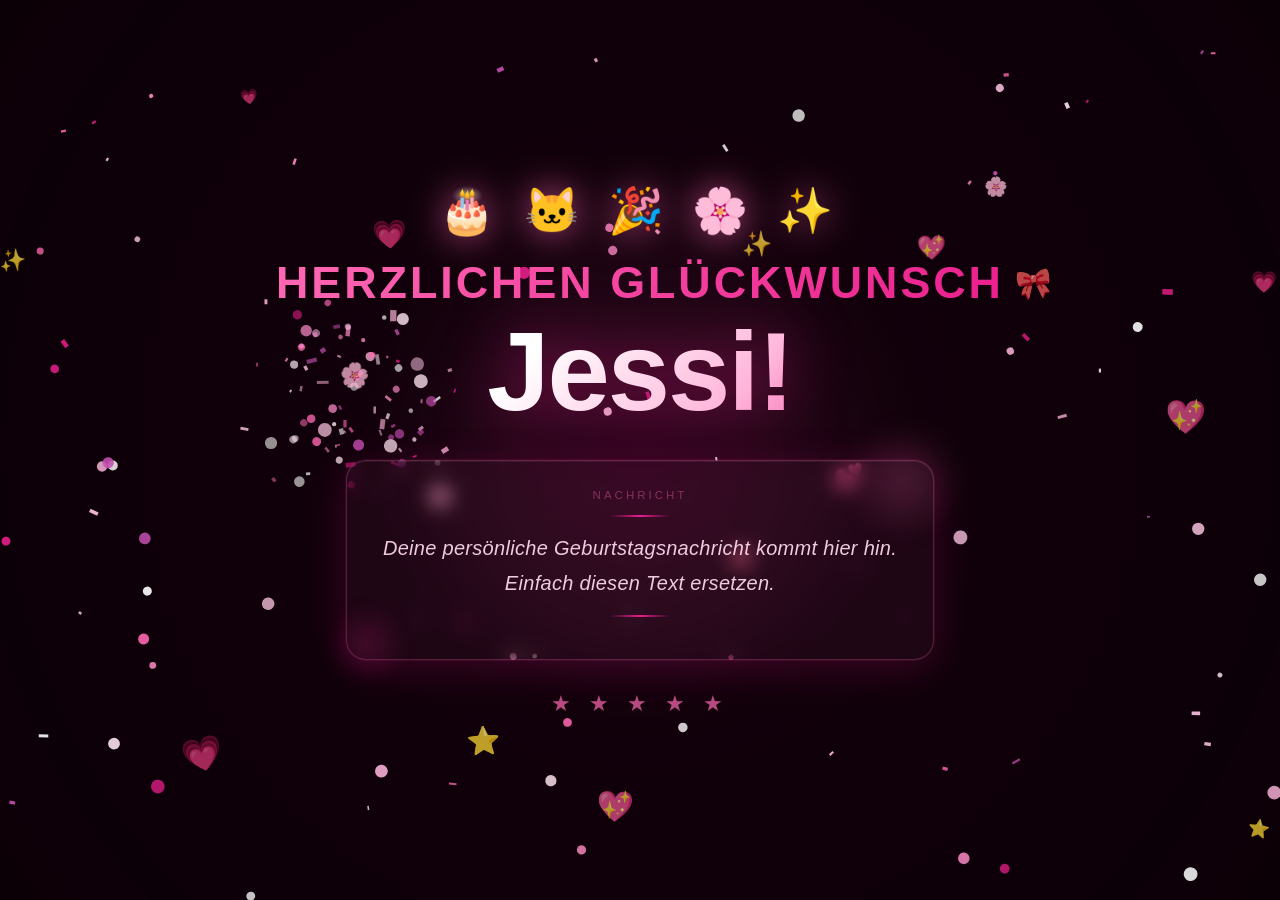
<file: final/index.html>
<!DOCTYPE html>
<html lang="de">
<head>
  <meta charset="UTF-8">
  <meta name="viewport" content="width=device-width, initial-scale=1.0">
  <title></title>
  <link rel="stylesheet" href="../shared/shared.css">
  <link rel="stylesheet" href="final.css">
</head>
<body>

  <!-- Particle animation canvas (confetti rain + fireworks) -->
  <canvas id="bg-canvas"></canvas>

  <!-- Central congratulations card -->
  <div id="card">

    <!-- Ambient glow halo behind content -->
    <div class="ring"></div>

    <!-- Decorative emoji row (content set by final.js TEXT constant) -->
    <div class="emoji-row" id="emoji-row"></div>

    <!-- "Herzlichen Glückwunsch" -->
    <div class="congrats" id="congrats"></div>

    <!-- "Jessi!" -->
    <div class="name" id="name"></div>

    <!-- Birthday message box -->
    <div class="message-box">
      <div class="msg-hint" id="msg-hint"></div>
      <div class="divider"></div>
      <!-- Edit the message text in final.js inside the TEXT.message constant -->
      <p class="msg-text" id="msg-text"></p>
      <div class="divider"></div>
    </div>

    <!-- Star decoration row -->
    <div class="star-row" id="star-row"></div>

  </div>

  <script src="final.js"></script>
</body>
</html>
</file>
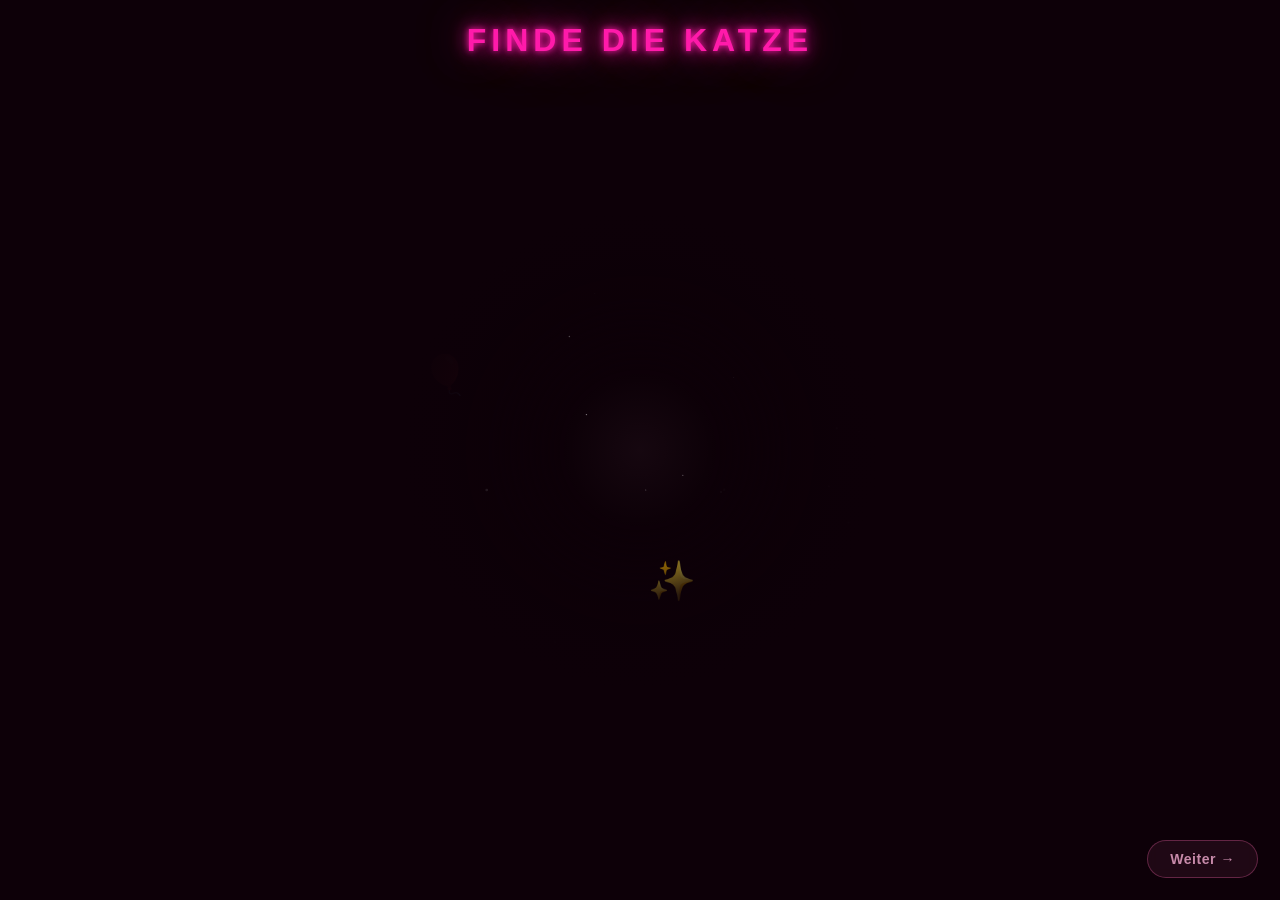
<file: game1/index.html>
<!DOCTYPE html>
<html lang="de">
<head>
  <meta charset="UTF-8">
  <meta name="viewport" content="width=device-width, initial-scale=1.0">
  <title>Alles Gute, Jessi!</title>
  <link rel="stylesheet" href="../shared/shared.css">
  <link rel="stylesheet" href="style.css">
</head>
<body>

  <!-- Star field rendered behind flashlight overlay (z-index:1) -->
  <canvas id="star-canvas"></canvas>

  <!-- Flashlight overlay: dark mask with radial cutout that follows the cursor -->
  <div id="overlay"></div>

  <!-- Custom cursor elements (ring + centre dot) -->
  <div id="cursor-ring"></div>
  <div id="cursor-dot"></div>

  <!-- Icons placed randomly by script.js -->
  <div id="icons-container"></div>

  <!-- Toast notification for wrong clicks -->
  <div id="toast" class="toast hidden"><span id="toast-text"></span></div>

  <!-- Hint text at the top of the screen -->
  <p id="hint"></p>

  <!-- Win overlay (shown when the cat is found) -->
  <div id="win-screen">
    <div class="ws-emoji">🐱</div>
    <div class="ws-title"></div>
    <p class="ws-sub"></p>
    <button class="ws-btn" id="btn-next"></button>
  </div>

  <!-- Forward navigation button -->
  <button class="nav-btn nav-fwd" id="nav-fwd"></button>

  <script src="../shared/stars.js"></script>
  <script src="script.js"></script>
</body>
</html>
</file>
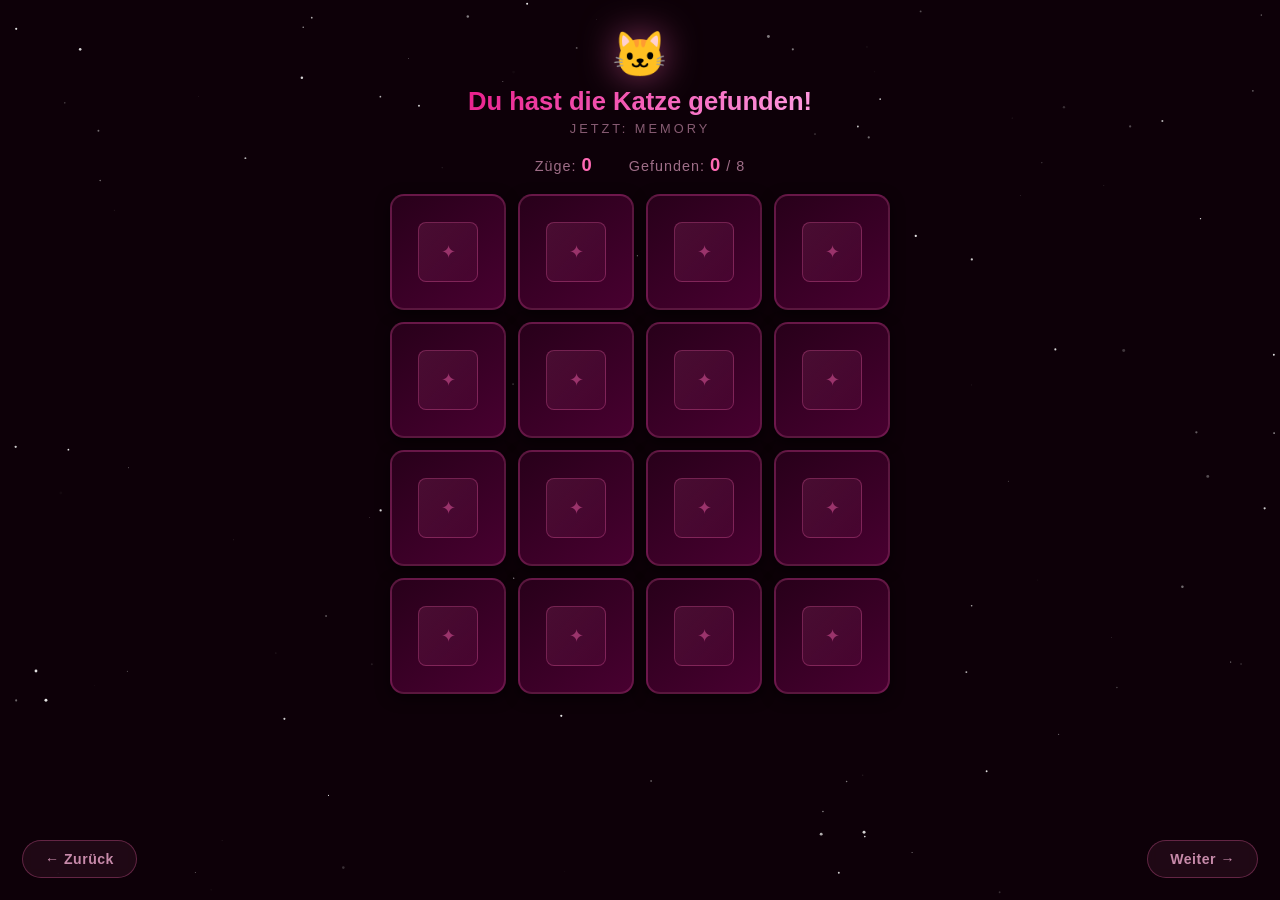
<file: game2/index.html>
<!DOCTYPE html>
<html lang="de">
<head>
  <meta charset="UTF-8">
  <meta name="viewport" content="width=device-width, initial-scale=1.0">
  <title></title>
  <link rel="stylesheet" href="../shared/shared.css">
  <link rel="stylesheet" href="game2.css">
</head>
<body>

  <!-- Star field background canvas -->
  <canvas id="star-canvas"></canvas>

  <!-- Page heading -->
  <header>
    <span class="header-emoji">🐱</span>
    <h1></h1>
    <p class="subtitle"></p>
  </header>

  <!-- Live stats bar: move count and pairs found -->
  <div class="stats">
    <div><span class="stat-label" id="lbl-moves"></span> <strong id="moves">0</strong></div>
    <div><span class="stat-label" id="lbl-found"></span> <strong id="found">0</strong> <span id="lbl-of"></span></div>
  </div>

  <!-- Card grid (populated by game2.js) -->
  <div id="grid"></div>

  <!-- Navigation -->
  <button class="nav-btn nav-back" id="nav-back"></button>
  <button class="nav-btn nav-fwd"  id="nav-fwd"></button>

  <!-- Win overlay (shown when all pairs are matched) -->
  <div id="win-screen">
    <div class="ws-emoji">🎉</div>
    <div class="ws-title" id="win-title"></div>
    <p class="ws-sub" id="win-sub"></p>
    <button class="ws-btn" id="btn-next"></button>
  </div>

  <script src="../shared/stars.js"></script>
  <script src="game2.js"></script>
</body>
</html>
</file>
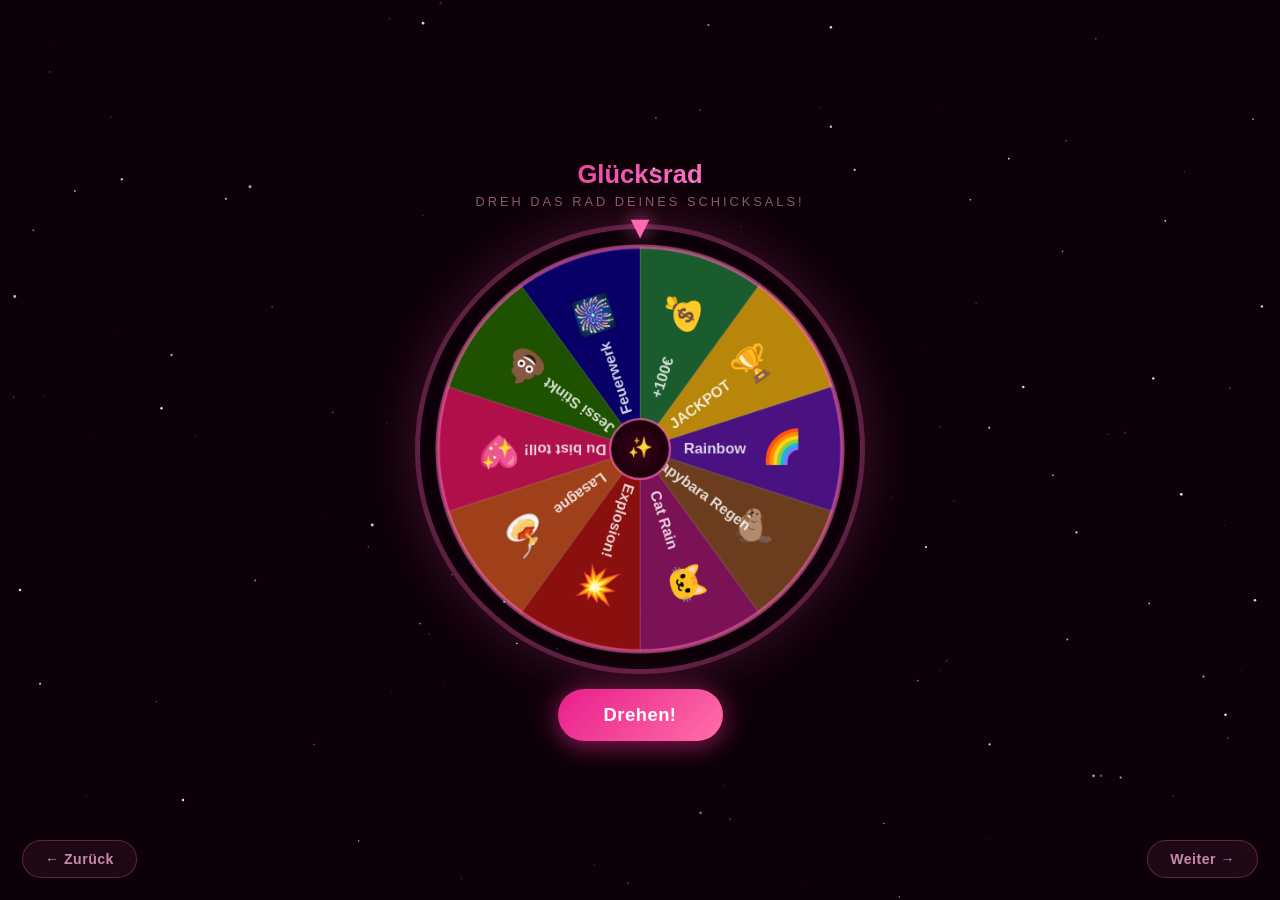
<file: game3/index.html>
<!DOCTYPE html>
<html lang="de">
<head>
  <meta charset="UTF-8">
  <meta name="viewport" content="width=device-width, initial-scale=1.0">
  <title></title>
  <link rel="stylesheet" href="../shared/shared.css">
  <link rel="stylesheet" href="game3.css">
</head>
<body>

  <!-- Star field background canvas -->
  <canvas id="star-canvas"></canvas>

  <!-- Confetti / money-rain particle canvas -->
  <canvas id="fx-canvas"></canvas>

  <!-- Explosion particle canvas (shown only during explosion effect) -->
  <canvas id="explosion-canvas"></canvas>

  <!-- White flash overlay (briefly shown at start of explosion) -->
  <div id="explosion-flash"></div>

  <!-- Container for falling DOM-element effects (cats, capybaras, money) -->
  <div id="fx-flying"></div>

  <!-- "Du bist toll!" pulsing text overlay -->
  <div id="toll-overlay"><div id="toll-text"></div></div>

  <!-- Jackpot win screen (shown when JACKPOT segment lands) -->
  <div id="jackpot-screen">
    <div class="ws-emoji">🏆</div>
    <div class="ws-title" id="jackpot-title"></div>
    <p class="ws-sub" id="jackpot-sub"></p>
    <button class="ws-btn" id="jackpot-btn"></button>
  </div>

  <!-- Navigation -->
  <button class="nav-btn nav-back" id="nav-back"></button>
  <button class="nav-btn nav-fwd"  id="nav-fwd"></button>

  <!-- Main wheel UI -->
  <div id="main-content">
    <header>
      <h1></h1>
      <p class="subtitle"></p>
    </header>

    <div class="wheel-wrap">
      <!-- Pointer triangle above the wheel indicates the landing segment -->
      <div class="wheel-pointer">▼</div>
      <canvas id="wheel" width="500" height="500"></canvas>
    </div>

    <button id="spin-btn"></button>
  </div>

  <script src="../shared/stars.js"></script>
  <script src="game3.js"></script>
</body>
</html>
</file>
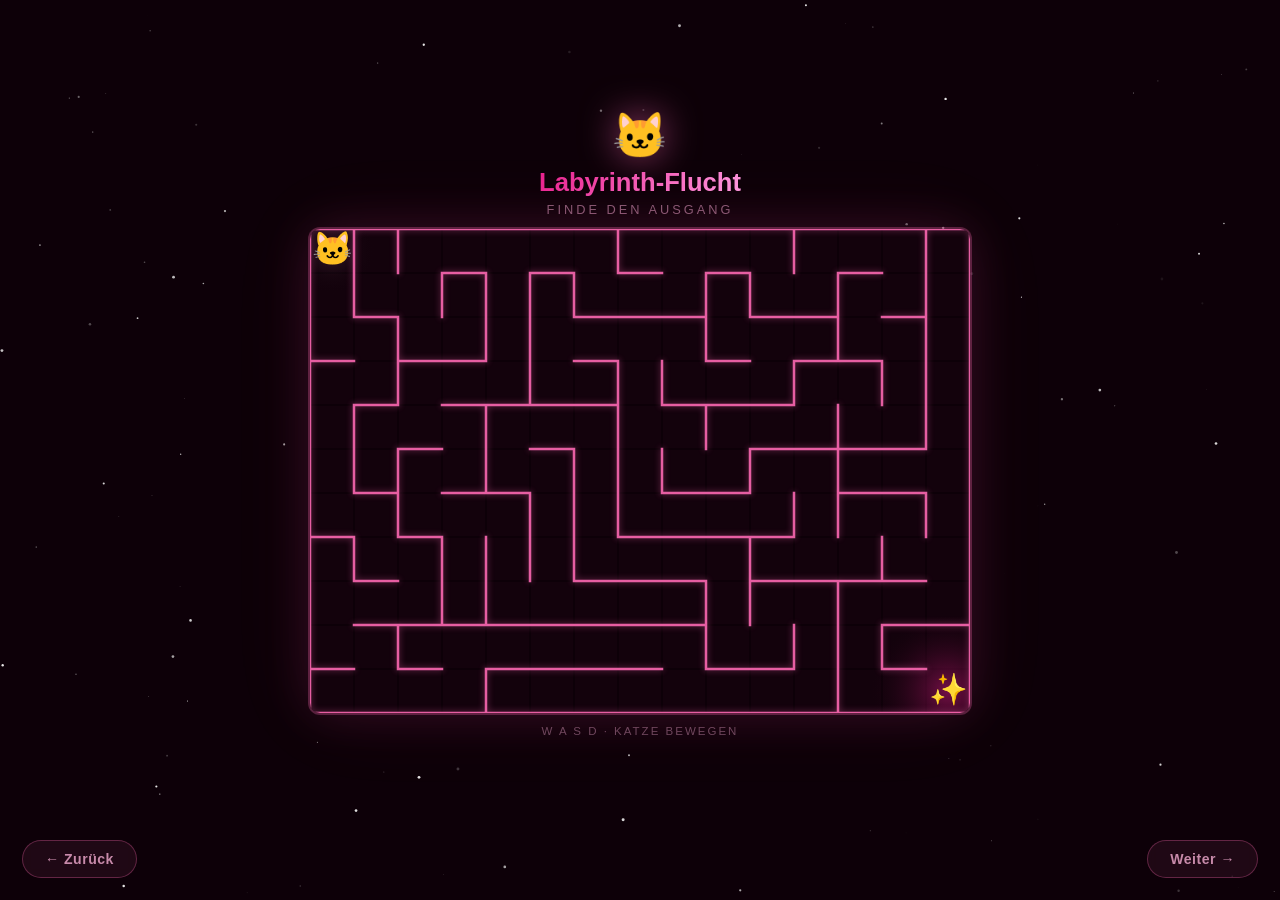
<file: game4/index.html>
<!DOCTYPE html>
<html lang="de">
<head>
  <meta charset="UTF-8">
  <meta name="viewport" content="width=device-width, initial-scale=1.0">
  <title></title>
  <link rel="stylesheet" href="../shared/shared.css">
  <link rel="stylesheet" href="game4.css">
</head>
<body>

  <!-- Star field background canvas (z-index:0; content lifted to z-index:1) -->
  <canvas id="star-canvas"></canvas>

  <!-- Page heading -->
  <header>
    <span class="header-emoji">🐱</span>
    <h1></h1>
    <p class="subtitle"></p>
  </header>

  <!-- Maze canvas (sized dynamically by game4.js) -->
  <div id="maze-wrap"><canvas id="maze"></canvas></div>

  <!-- Keyboard controls hint -->
  <p class="controls"></p>

  <!-- Win overlay (shown when the exit is reached) -->
  <div id="win-screen">
    <div class="ws-emoji">🎉</div>
    <div class="ws-title" id="win-title"></div>
    <p class="ws-sub" id="win-sub"></p>
    <button class="ws-btn" id="btn-next"></button>
  </div>

  <!-- Navigation -->
  <button class="nav-btn nav-back" id="nav-back"></button>
  <button class="nav-btn nav-fwd"  id="nav-fwd"></button>

  <script src="../shared/stars.js"></script>
  <script src="game4.js"></script>
</body>
</html>
</file>
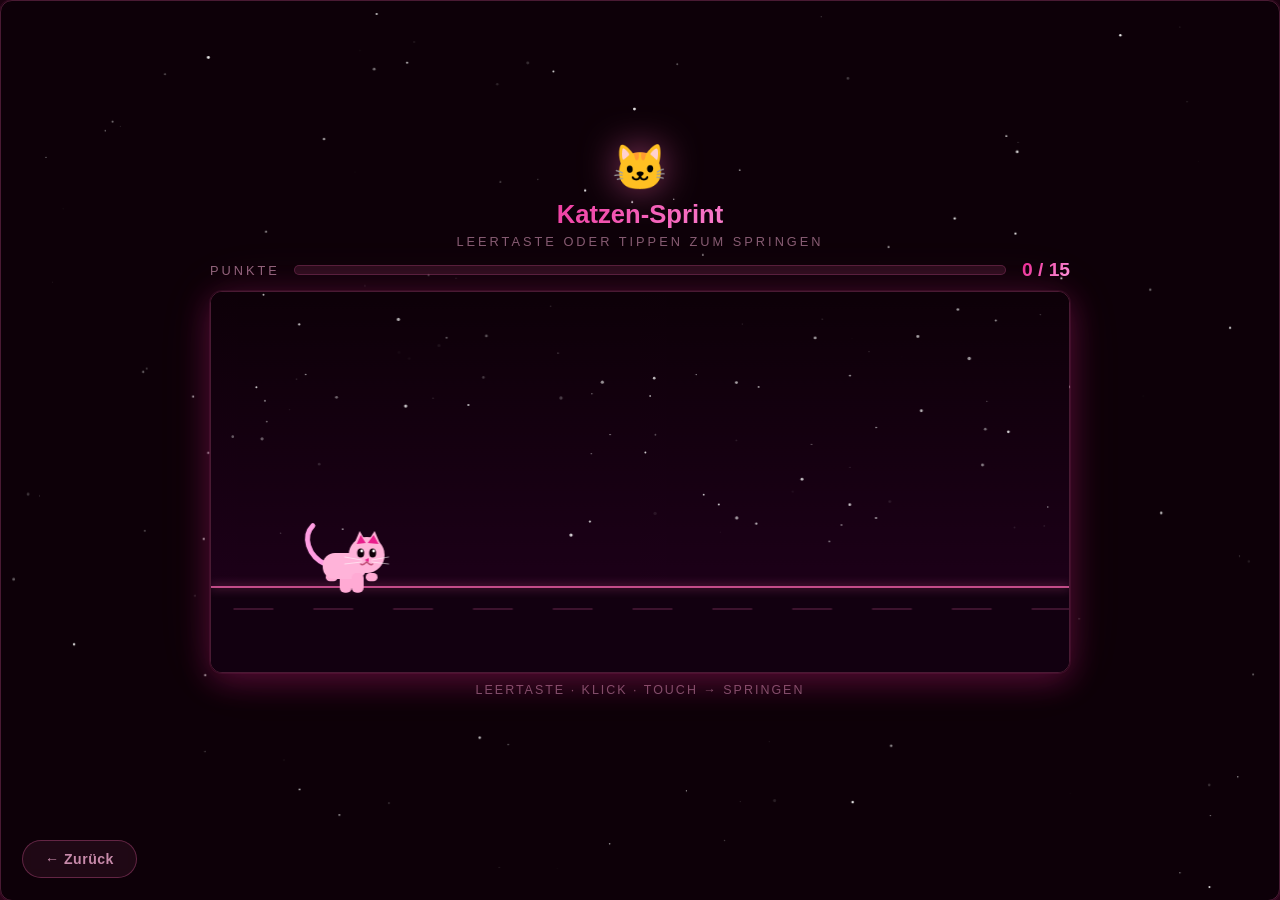
<file: game5/index.html>
<!DOCTYPE html>
<html lang="de">
<head>
  <meta charset="UTF-8">
  <meta name="viewport" content="width=device-width, initial-scale=1.0">
  <title></title>
  <link rel="stylesheet" href="../shared/shared.css">
  <link rel="stylesheet" href="game5.css">
</head>
<body>

  <!-- Star field background canvas -->
  <canvas id="star-canvas"></canvas>

  <!-- Page heading -->
  <header>
    <span class="header-emoji">🐱</span>
    <h1></h1>
    <p class="subtitle"></p>
  </header>

  <!-- Score bar: label + progress track + numeric score -->
  <div id="score-bar">
    <span class="score-label" id="lbl-score"></span>
    <div id="progress-track"><div id="progress-fill"></div></div>
    <span id="score-num"></span>
  </div>

  <!-- Game canvas + red hit-flash overlay -->
  <div id="canvas-wrap">
    <canvas id="gameCanvas" width="860" height="380"></canvas>
    <div id="hit-flash"></div>
  </div>

  <!-- Jump hint (fades out when game starts) -->
  <p id="tap-hint"></p>

  <!-- Back navigation only (win navigates automatically to final.html) -->
  <button class="nav-btn nav-back" id="nav-back"></button>

  <script src="../shared/stars.js"></script>
  <script src="game5.js"></script>
</body>
</html>
</file>
<file: shared/shared.css>
/* ═══════════════════════════════════════
   shared.css  ·  Styles shared across ALL pages
   ═══════════════════════════════════════ */

/* ── Reset ───────────────────────────────────────────────────────────────── */
*, *::before, *::after {
  margin: 0;
  padding: 0;
  box-sizing: border-box;
}

/* ── Base body ───────────────────────────────────────────────────────────── */
body {
  background: #0d0008;
  color: #fff;
  font-family: 'Segoe UI', sans-serif;
}

/* ── Header emoji ────────────────────────────────────────────────────────── */
.header-emoji {
  font-size: 2.8rem;
  display: block;
  margin-bottom: 6px;
  filter: drop-shadow(0 0 18px rgba(255, 105, 180, 0.55));
}

/* ── Gradient page heading ───────────────────────────────────────────────── */
h1 {
  font-size: 1.6rem;
  font-weight: 800;
  background: linear-gradient(135deg, #e91e8c, #ff9de2);
  -webkit-background-clip: text;
  background-clip: text;
  -webkit-text-fill-color: transparent;
}

/* ── Subtitle / label beneath heading ───────────────────────────────────── */
.subtitle {
  margin-top: 5px;
  color: rgba(255, 182, 220, 0.5);
  font-size: 0.8rem;
  letter-spacing: 3px;
  text-transform: uppercase;
}

/* ── Navigation buttons (fixed, pill-shaped, translucent) ────────────────── */
.nav-btn {
  position: fixed;
  bottom: 22px;
  z-index: 500;
  background: rgba(255, 105, 180, 0.08);
  border: 1.5px solid rgba(255, 105, 180, 0.3);
  color: rgba(255, 182, 220, 0.75);
  padding: 10px 22px;
  border-radius: 50px;
  font-size: 0.88rem;
  font-weight: 600;
  cursor: pointer;
  letter-spacing: 0.5px;
  transition: background 0.2s, border-color 0.2s, transform 0.15s;
  backdrop-filter: blur(6px);
}

.nav-btn:hover {
  background: rgba(255, 105, 180, 0.2);
  border-color: rgba(255, 105, 180, 0.65);
  transform: translateY(-2px);
}

/* Anchor positions */
.nav-back { left:  22px; }
.nav-fwd  { right: 22px; }

/* ── Win / transition overlay ────────────────────────────────────────────── */
#win-screen {
  display: none;
  position: fixed;
  inset: 0;
  background: rgba(13, 0, 8, 0.95);
  z-index: 400;
  flex-direction: column;
  align-items: center;
  justify-content: center;
  gap: 16px;
  text-align: center;
  padding: 40px;
}

#win-screen.visible {
  display: flex;
  animation: ws-appear 0.45s ease forwards;
}

/* ── Win screen components ───────────────────────────────────────────────── */
.ws-emoji {
  font-size: 5rem;
  animation: ws-bounce 1.2s ease-in-out infinite;
  filter: drop-shadow(0 0 22px rgba(255, 105, 180, 0.6));
}

.ws-title {
  font-size: 2.4rem;
  font-weight: 800;
  background: linear-gradient(135deg, #e91e8c, #ff9de2);
  -webkit-background-clip: text;
  background-clip: text;
  -webkit-text-fill-color: transparent;
}

.ws-sub {
  color: rgba(255, 182, 220, 0.6);
  font-size: 1rem;
  letter-spacing: 1px;
}

.ws-btn {
  margin-top: 8px;
  background: linear-gradient(135deg, #e91e8c, #ff6fa8);
  color: #fff;
  border: none;
  padding: 14px 40px;
  border-radius: 50px;
  font-size: 1.1rem;
  font-weight: 700;
  cursor: pointer;
  box-shadow: 0 4px 20px rgba(233, 30, 140, 0.5);
  transition: transform 0.15s;
}

.ws-btn:hover { transform: translateY(-2px); }

/* Ghost (secondary) action button */
.ws-btn-ghost {
  background: transparent;
  border: 1.5px solid rgba(255, 105, 180, 0.4);
  color: rgba(255, 182, 220, 0.8);
  padding: 10px 28px;
  border-radius: 50px;
  font-size: 0.95rem;
  font-weight: 600;
  cursor: pointer;
  transition: border-color 0.2s;
}

.ws-btn-ghost:hover { border-color: rgba(255, 105, 180, 0.8); }

/* ── Win screen animations ───────────────────────────────────────────────── */
@keyframes ws-appear {
  from { opacity: 0; transform: scale(0.96); }
  to   { opacity: 1; transform: scale(1); }
}

@keyframes ws-bounce {
  0%, 100% { transform: translateY(0); }
  50%       { transform: translateY(-18px); }
}
</file>
<file: final/final.css>
/* ═══════════════════════════════════════
   final.css  ·  Final Congratulations Screen – specific styles
   Shared base styles are in shared.css
   ═══════════════════════════════════════ */

/* ── Body: full viewport, no overflow ───────────────────────────────────── */
html, body {
  width: 100%;
  height: 100%;
  overflow: hidden;
}

/* ── Particle / animation canvas behind everything ───────────────────────── */
#bg-canvas {
  position: fixed;
  inset: 0;
  pointer-events: none;
  z-index: 0;
}

/* ── Central card that holds all congratulations content ─────────────────── */
#card {
  position: fixed;
  inset: 0;
  display: flex;
  flex-direction: column;
  align-items: center;
  justify-content: center;
  gap: 0;
  z-index: 10;
  padding: 40px 24px;
  text-align: center;
}

/* ── Glowing halo ring behind card content ───────────────────────────────── */
.ring {
  position: absolute;
  width: min(540px, 90vw);
  aspect-ratio: 1;
  border-radius: 50%;
  background: radial-gradient(circle,
    rgba(233, 30, 140, 0.12) 0%,
    rgba(255, 105, 180, 0.06) 40%,
    transparent 70%);
  filter: blur(30px);
  animation: ring-pulse 3s ease-in-out infinite;
  pointer-events: none;
}

@keyframes ring-pulse {
  0%, 100% { transform: scale(0.95); opacity: 0.7; }
  50%       { transform: scale(1.08); opacity: 1; }
}

/* ── Decorative emoji row ────────────────────────────────────────────────── */
.emoji-row {
  font-size: 2.8rem;
  letter-spacing: 8px;
  margin-bottom: 20px;
  filter: drop-shadow(0 0 18px rgba(255, 105, 180, 0.7));
  opacity: 0;
  /* Two animations combined: fade-up on load, then gentle float forever */
  animation: fade-up 0.8s 0.2s forwards, float-row 2.8s 0.2s ease-in-out infinite;
}

/* ── "Herzlichen Glückwunsch" heading ────────────────────────────────────── */
.congrats {
  font-size: clamp(1.4rem, 5vw, 2.8rem);
  font-weight: 900;
  letter-spacing: 3px;
  text-transform: uppercase;
  background: linear-gradient(135deg, #ff69b4, #e91e8c, #ff9de2, #ffb3d9);
  background-size: 300% 300%;
  -webkit-background-clip: text;
  background-clip: text;
  -webkit-text-fill-color: transparent;
  animation: shimmer 4s linear infinite, fade-up 0.8s 0.5s both;
  margin-bottom: 8px;
}

@keyframes shimmer {
  0%   { background-position: 0%   50%; }
  50%  { background-position: 100% 50%; }
  100% { background-position: 0%   50%; }
}

/* ── Name display (large, gradient) ─────────────────────────────────────── */
.name {
  font-size: clamp(3.5rem, 12vw, 7rem);
  font-weight: 900;
  letter-spacing: -2px;
  line-height: 1;
  background: linear-gradient(135deg, #fff 10%, #ffb3d9 40%, #e91e8c 70%, #ff9de2 100%);
  background-size: 200% 200%;
  -webkit-background-clip: text;
  background-clip: text;
  -webkit-text-fill-color: transparent;
  animation: shimmer 3s linear infinite, fade-up 0.9s 0.7s both;
  filter: drop-shadow(0 0 30px rgba(233, 30, 140, 0.5));
  margin-bottom: 32px;
}

/* ── Birthday message box ────────────────────────────────────────────────── */
.message-box {
  position: relative;
  max-width: min(620px, 92vw);
  background: rgba(255, 105, 180, 0.06);
  border: 1.5px solid rgba(255, 105, 180, 0.25);
  border-radius: 20px;
  padding: 28px 36px;
  backdrop-filter: blur(10px);
  box-shadow:
    0 0  0  1px rgba(255, 105, 180, 0.07),
    0 8px 40px  rgba(233,  30, 140, 0.2),
    inset 0 1px 0 rgba(255, 255, 255, 0.06);
  animation: fade-up 1s 0.9s both;
  margin-bottom: 30px;
}

/* Decorative ambient glow blobs */
.message-box::before,
.message-box::after {
  content: '';
  position: absolute;
  border-radius: 50%;
  pointer-events: none;
}

.message-box::before {
  width: 120px; height: 120px;
  top: -40px; right: -30px;
  background: radial-gradient(circle, rgba(255, 105, 180, 0.2), transparent 70%);
  filter: blur(10px);
}

.message-box::after {
  width: 80px; height: 80px;
  bottom: -25px; left: -20px;
  background: radial-gradient(circle, rgba(233, 30, 140, 0.2), transparent 70%);
  filter: blur(8px);
}

/* ── "Nachricht" label hint ───────────────────────────────────────────────── */
.msg-hint {
  font-size: 0.72rem;
  letter-spacing: 3px;
  text-transform: uppercase;
  color: rgba(255, 105, 180, 0.4);
  margin-bottom: 10px;
}

/* ── Birthday message body text ─────────────────────────────────────────── */
/* Edit the message content in final.js inside the TEXT constant */
.msg-text {
  font-size: clamp(1rem, 2.5vw, 1.25rem);
  line-height: 1.75;
  color: rgba(255, 220, 240, 0.92);
  font-style: italic;
  letter-spacing: 0.3px;
  white-space: pre-line;   /* respect newlines in the TEXT constant */
}

/* ── Horizontal divider line ─────────────────────────────────────────────── */
.divider {
  width: 60px;
  height: 2px;
  background: linear-gradient(90deg, transparent, #e91e8c, transparent);
  margin: 14px auto;
  border-radius: 99px;
}

/* ── Star row decoration ─────────────────────────────────────────────────── */
.star-row {
  font-size: 1.4rem;
  letter-spacing: 6px;
  color: rgba(255, 105, 180, 0.7);
  animation: fade-up 1s 1.1s both;
}

/* ── Shared keyframes ────────────────────────────────────────────────────── */
@keyframes fade-up {
  from { opacity: 0; transform: translateY(22px); }
  to   { opacity: 1; transform: translateY(0); }
}

@keyframes float-row {
  0%, 100% { transform: translateY(0); }
  50%       { transform: translateY(-10px); }
}
</file>
<file: game1/style.css>
/* ═══════════════════════════════════════
   style.css  ·  Game 1 – Flashlight / Find-the-Cat (specific styles)
   Shared base styles are in shared.css
   ═══════════════════════════════════════ */

/* ── Body overrides for fullscreen flashlight game ───────────────────────── */
html, body {
  width: 100%;
  height: 100%;
  overflow: hidden;
  cursor: none;   /* custom cursor replaces default */
}

/* ── Star canvas (z-index:1 so stars show through the flashlight hole) ────── */
#star-canvas {
  position: fixed;
  inset: 0;
  pointer-events: none;
  z-index: 1;   /* unique to game 1 — stars visible beneath the overlay cutout */
}

/* ── Dark overlay with the flashlight hole (radial gradient mask) ─────────── */
#overlay {
  position: fixed;
  inset: 0;
  pointer-events: none;
  z-index: 50;
  /* Default centre position; updated live by JS mousemove */
  background: radial-gradient(
    circle at 50% 50%,
    rgba(255, 182, 220, 0.04)  0px,
    transparent               80px,
    rgba(13, 0, 8, 0.88)     150px,
    rgba(13, 0, 8, 0.98)     200px,
    #0d0008                  240px
  );
}

/* ── Custom cursor – glowing ring ────────────────────────────────────────── */
#cursor-ring {
  position: fixed;
  width: 38px;
  height: 38px;
  border: 2.5px solid rgba(255, 105, 180, 0.9);
  border-radius: 50%;
  pointer-events: none;
  z-index: 200;
  transform: translate(-50%, -50%);
  box-shadow:
    0 0 10px 3px  rgba(255, 105, 180, 0.45),
    0 0 22px 6px  rgba(255, 105, 180, 0.18),
    inset 0 0 6px rgba(255, 105, 180, 0.1);
  left: -100px;   /* hidden before first mouse move */
  top:  -100px;
}

/* ── Custom cursor – centre dot ──────────────────────────────────────────── */
#cursor-dot {
  position: fixed;
  width: 7px;
  height: 7px;
  background: #ff69b4;
  border-radius: 50%;
  pointer-events: none;
  z-index: 201;
  transform: translate(-50%, -50%);
  box-shadow: 0 0 8px 3px rgba(255, 105, 180, 0.7);
  left: -100px;
  top:  -100px;
}

/* ── Icons container (covers the whole viewport) ────────────────────────── */
#icons-container {
  position: fixed;
  inset: 0;
  z-index: 10;
}

/* ── Individual icon ─────────────────────────────────────────────────────── */
.icon {
  position: absolute;
  font-size: 2.4rem;
  cursor: none;
  user-select: none;
  transition: transform 0.15s ease, filter 0.15s ease;
  line-height: 1;
}

.icon:hover {
  transform: scale(1.3) rotate(-6deg);
  filter: drop-shadow(0 0 8px rgba(255, 105, 180, 0.7));
}

/* ── Toast notification pill ─────────────────────────────────────────────── */
.toast {
  position: fixed;
  bottom: 60px;
  left: 50%;
  transform: translateX(-50%);
  background: linear-gradient(135deg, #e91e8c, #ff6fa8);
  color: #fff;
  padding: 14px 32px;
  border-radius: 50px;
  font-size: 1.1rem;
  font-weight: 700;
  letter-spacing: 0.4px;
  z-index: 300;
  box-shadow:
    0 4px 20px rgba(233, 30, 140, 0.55),
    0 0   40px rgba(255, 105, 180, 0.25);
  white-space: nowrap;
  opacity: 1;
  transition: opacity 0.5s ease;
}

.toast.hidden {
  opacity: 0;
  pointer-events: none;
}

/* ── Hint text at top of screen – neon glow ──────────────────────────────── */
#hint {
  position: fixed;
  top: 22px;
  left: 50%;
  transform: translateX(-50%);
  color: #ff1aaa;
  font-size: 2rem;
  font-weight: 900;
  letter-spacing: 5px;
  text-transform: uppercase;
  pointer-events: none;
  z-index: 300;
  white-space: nowrap;
  text-shadow:
    0 0  6px #ff1aaa,
    0 0 18px rgba(255, 26, 170, 0.95),
    0 0 40px rgba(255, 26, 170, 0.7),
    0 0 80px rgba(255, 26, 170, 0.4);
}
</file>
<file: game2/game2.css>
/* ═══════════════════════════════════════
   game2.css  ·  Memory Card Game (Game 2) – specific styles
   Shared base styles are in shared.css
   ═══════════════════════════════════════ */

/* ── Body layout for scrollable centred column ───────────────────────────── */
body {
  min-height: 100vh;
  display: flex;
  flex-direction: column;
  align-items: center;
  padding: 28px 20px 40px;
  gap: 18px;
}

/* ── Page header ─────────────────────────────────────────────────────────── */
header { text-align: center; }

/* ── Stats bar (moves / found counters) ──────────────────────────────────── */
.stats {
  display: flex;
  gap: 36px;
  font-size: 0.9rem;
  color: rgba(255, 182, 220, 0.6);
  letter-spacing: 1px;
}

.stats strong {
  color: #ff69b4;
  font-size: 1.15rem;
}

/* ── Card grid (4-column) ────────────────────────────────────────────────── */
#grid {
  display: grid;
  grid-template-columns: repeat(4, 1fr);
  gap: 12px;
  width: 100%;
  max-width: 500px;
}

/* ── Individual card shell ───────────────────────────────────────────────── */
.card {
  aspect-ratio: 1;
  perspective: 700px;
  cursor: pointer;
}

/* ── Inner container that flips ─────────────────────────────────────────── */
.card-inner {
  width: 100%;
  height: 100%;
  position: relative;
  transform-style: preserve-3d;
  transition: transform 0.42s cubic-bezier(0.4, 0, 0.2, 1);
}

/* Flip card when .flipped or .matched is applied */
.card.flipped  .card-inner,
.card.matched  .card-inner { transform: rotateY(180deg); }

/* ── Common card face styles ─────────────────────────────────────────────── */
.card-face {
  position: absolute;
  inset: 0;
  border-radius: 14px;
  display: flex;
  align-items: center;
  justify-content: center;
  backface-visibility: hidden;
  -webkit-backface-visibility: hidden;
}

/* ── Back face (face-down side) ──────────────────────────────────────────── */
.card-back {
  background: linear-gradient(145deg, #28001a, #480030);
  border: 2px solid rgba(255, 105, 180, 0.22);
  box-shadow: 0 4px 14px rgba(0, 0, 0, 0.55);
  transition: border-color 0.2s, box-shadow 0.2s;
}

/* Decorative inner pattern on the back face */
.card-back-inner {
  width: 54%;
  height: 54%;
  border-radius: 8px;
  background: linear-gradient(135deg, rgba(255,105,180,.12), rgba(255,105,180,.04));
  border: 1.5px solid rgba(255, 105, 180, 0.28);
  display: flex;
  align-items: center;
  justify-content: center;
  font-size: 1.1rem;
  color: rgba(255, 105, 180, 0.45);
}

/* Hover glow on unmatched, unflipped cards */
.card:not(.matched):not(.flipped):hover .card-back {
  border-color: rgba(255, 105, 180, 0.6);
  box-shadow: 0 4px 20px rgba(0, 0, 0, 0.5), 0 0 18px rgba(255, 105, 180, 0.22);
}

/* ── Front face (face-up / emoji side) ───────────────────────────────────── */
.card-front {
  background: linear-gradient(145deg, #1c000f, #30001e);
  border: 2px solid rgba(255, 105, 180, 0.45);
  transform: rotateY(180deg);
  font-size: 2rem;
  box-shadow: 0 4px 14px rgba(0, 0, 0, 0.55);
}

/* Matched card gets a pink glow */
.card.matched .card-front {
  border-color: rgba(255, 105, 180, 0.9);
  box-shadow:
    0 4px 14px rgba(0, 0, 0, 0.5),
    0 0 28px rgba(255, 105, 180, 0.45),
    inset 0 0 18px rgba(255, 105, 180, 0.08);
}

/* ── Star background canvas (behind everything) ──────────────────────────── */
#star-canvas {
  position: fixed;
  inset: 0;
  pointer-events: none;
  z-index: -1;
}

/* ── Win screen (overrides shared #win-screen z-index for this page) ─────── */
#win-screen {
  z-index: 200;
}

.ws-sub strong { color: #ff69b4; }

/* ── Responsive: tighter grid on small screens ───────────────────────────── */
@media (max-width: 420px) {
  #grid { gap: 8px; }
  .card-front { font-size: 1.5rem; }
}
</file>
<file: game3/game3.css>
/* ═══════════════════════════════════════
   game3.css  ·  Lucky Wheel Game (Game 3) – specific styles
   Shared base styles are in shared.css
   ═══════════════════════════════════════ */

/* ── Body layout: centred column, no scroll ──────────────────────────────── */
body {
  min-height: 100vh;
  display: flex;
  flex-direction: column;
  align-items: center;
  justify-content: center;
  gap: 20px;
  overflow: hidden;
  padding: 20px;
}

/* ── Star background canvas (behind everything) ──────────────────────────── */
#star-canvas {
  position: fixed;
  inset: 0;
  pointer-events: none;
  z-index: -1;
}

/* ── Particle effect canvas (confetti / money rain) ──────────────────────── */
#fx-canvas {
  position: fixed;
  inset: 0;
  pointer-events: none;
  z-index: 100;
}

/* ── Container for falling DOM-element effects ───────────────────────────── */
#fx-flying {
  position: fixed;
  inset: 0;
  overflow: hidden;
  pointer-events: none;
  z-index: 95;
}

/* ── "Du bist toll!" full-screen text overlay ────────────────────────────── */
#toll-overlay {
  display: none;
  position: fixed;
  inset: 0;
  pointer-events: none;
  z-index: 120;
  align-items: center;
  justify-content: center;
}

#toll-overlay.visible { display: flex; }

#toll-text {
  font-size: clamp(3rem, 12vw, 8rem);
  font-weight: 900;
  color: #ff1aaa;
  text-shadow:
    0 0  30px rgba(255, 26, 170, 0.9),
    0 0  60px rgba(255, 26, 170, 0.5),
    0 0 100px rgba(255, 26, 170, 0.3);
  text-align: center;
  animation: toll-pulse 1.4s ease-in-out infinite;
  user-select: none;
}

@keyframes toll-pulse {
  0%, 100% { transform: scale(1); }
  50%       { transform: scale(1.06); }
}

/* ── Page header ─────────────────────────────────────────────────────────── */
header { text-align: center; }

/* ── Wheel wrapper (centres the pointer above the canvas) ────────────────── */
.wheel-wrap {
  position: relative;
  display: flex;
  align-items: center;
  justify-content: center;
}

/* Responsive wheel canvas */
#wheel {
  width:  min(80vw, 76vh, 440px);
  height: min(80vw, 76vh, 440px);
  border-radius: 50%;
  display: block;
  box-shadow:
    0 0  0  5px rgba(255, 105, 180, 0.25),
    0 0 50px     rgba(255, 105, 180, 0.18),
    0 0 90px     rgba(233,  30, 140, 0.1);
}

/* Triangular pointer above the wheel */
.wheel-pointer {
  position: absolute;
  top: -18px;
  left: 50%;
  transform: translateX(-50%);
  font-size: 2rem;
  line-height: 1;
  z-index: 20;
  color: #ff69b4;
  filter: drop-shadow(0 0 10px rgba(255, 105, 180, 0.9));
}

/* ── Spin button ─────────────────────────────────────────────────────────── */
#spin-btn {
  background: linear-gradient(135deg, #e91e8c, #ff6fa8);
  color: #fff;
  border: none;
  padding: 15px 46px;
  border-radius: 50px;
  font-size: 1.15rem;
  font-weight: 700;
  cursor: pointer;
  letter-spacing: 0.5px;
  box-shadow: 0 4px 22px rgba(233, 30, 140, 0.5), 0 0 40px rgba(255, 105, 180, 0.18);
  transition: transform 0.15s, box-shadow 0.15s, opacity 0.2s;
  position: relative;
  z-index: 10;
}

#spin-btn:hover:not(:disabled) {
  transform: translateY(-2px);
  box-shadow: 0 6px 30px rgba(233, 30, 140, 0.65), 0 0 50px rgba(255, 105, 180, 0.28);
}

#spin-btn:disabled {
  opacity: 0.45;
  cursor: not-allowed;
}

/* ── Falling / flying DOM element animation ──────────────────────────────── */
.fall-el {
  position: absolute;
  pointer-events: none;
  animation: fall-down var(--dur, 2.5s) ease-in forwards;
}

@keyframes fall-down {
  from { opacity: 1; transform: translateY(0) rotate(0deg); }
  to   { opacity: 0.4; transform: translateY(110vh) rotate(720deg); }
}

/* ── Rainbow background cycle (10 s) ─────────────────────────────────────── */
@keyframes rainbow-cycle {
  0%   { background-color: #0d0008; }
  10%  { background-color: #200040; }
  20%  { background-color: #002060; }
  30%  { background-color: #003020; }
  40%  { background-color: #402000; }
  50%  { background-color: #400030; }
  60%  { background-color: #002050; }
  70%  { background-color: #200040; }
  80%  { background-color: #402000; }
  90%  { background-color: #003020; }
  100% { background-color: #0d0008; }
}

body.rainbow-mode {
  animation: rainbow-cycle 10s ease-in-out forwards;
}

/* ── Lasagne emoji elements (scattered around screen) ────────────────────── */
.lasagne-el {
  position: fixed;
  pointer-events: none;
  z-index: 92;
  font-size: clamp(2rem, 5vw, 4rem);
  animation: lasagne-appear 0.4s ease forwards;
}

@keyframes lasagne-appear {
  from { opacity: 0; transform: scale(0.5); }
  to   { opacity: 1; transform: scale(1); }
}

/* ── Explosion particle canvas (full-screen, initially hidden) ───────────── */
#explosion-canvas {
  position: fixed;
  inset: 0;
  pointer-events: none;
  z-index: 105;
  display: none;
}

/* ── White flash overlay for explosion effect ────────────────────────────── */
#explosion-flash {
  position: fixed;
  inset: 0;
  background: #fff;
  pointer-events: none;
  z-index: 200;
  opacity: 0;
  transition: opacity 0.08s;
}

/* ── Jackpot win screen (same structure as shared #win-screen) ───────────── */
#jackpot-screen {
  display: none;
  position: fixed;
  inset: 0;
  background: rgba(13, 0, 8, 0.95);
  z-index: 200;
  flex-direction: column;
  align-items: center;
  justify-content: center;
  gap: 16px;
  text-align: center;
  padding: 40px;
}

#jackpot-screen.visible {
  display: flex;
  animation: ws-appear 0.45s ease forwards;
}

/* ── Main content wrapper (wheel + header + button) ──────────────────────── */
#main-content {
  display: flex;
  flex-direction: column;
  align-items: center;
  gap: 20px;
  width: 100%;
}

/* ── Jessi Stinkt: toxic green overlay ───────────────────────────────────── */
#stink-effect-overlay {
  position: fixed;
  inset: 0;
  z-index: 115;
  pointer-events: none;
  display: flex;
  flex-direction: column;
  align-items: center;
  justify-content: center;
  gap: 14px;
  background: rgba(10, 60, 0, 0.28);
  backdrop-filter: blur(1px);
}

/* Main stink text — large, neon green, wobbling */
.stink-text {
  font-size: clamp(3rem, 12vw, 7rem);
  font-weight: 900;
  color: #7fff00;
  letter-spacing: 4px;
  text-align: center;
  text-shadow:
    0 0  20px #00ff00,
    0 0  50px rgba(0, 255, 0, 0.65),
    0 0 100px rgba(0, 255, 0, 0.35);
  animation: stink-wobble 0.4s ease-in-out infinite alternate;
  user-select: none;
}

/* Subtitle below the stink text */
.stink-sub {
  font-size: 1.2rem;
  color: rgba(160, 255, 60, 0.8);
  letter-spacing: 2px;
  font-style: italic;
  user-select: none;
}

@keyframes stink-wobble {
  from { transform: rotate(-3deg) scale(1);    }
  to   { transform: rotate( 3deg) scale(1.04); }
}
</file>
<file: game4/game4.css>
/* ═══════════════════════════════════════
   game4.css  ·  Maze Game (Game 4) – specific styles
   Shared base styles are in shared.css
   ═══════════════════════════════════════ */

/* ── Body layout: centred column, no scroll ──────────────────────────────── */
body {
  min-height: 100vh;
  display: flex;
  flex-direction: column;
  align-items: center;
  justify-content: center;
  gap: 12px;
  overflow: hidden;
  padding: 16px 16px 70px;
}

/* ── Star background canvas (z-index:0 so content can sit above it) ──────── */
#star-canvas {
  position: fixed;
  inset: 0;
  pointer-events: none;
  z-index: 0;
}

/* Lift interactive content above the star canvas */
header, #maze-wrap, .controls {
  position: relative;
  z-index: 1;
}

/* ── Page header ─────────────────────────────────────────────────────────── */
header { text-align: center; }

/* ── Maze canvas wrapper – adds border and glow ──────────────────────────── */
#maze-wrap {
  border-radius: 10px;
  overflow: hidden;
  box-shadow:
    0 0  0  2px rgba(255, 105, 180, 0.28),
    0 0 50px    rgba(255, 105, 180, 0.14),
    0 0 90px    rgba(233,  30, 140, 0.07);
}

/* The maze canvas itself */
canvas#maze { display: block; }

/* ── Keyboard controls hint text ─────────────────────────────────────────── */
.controls {
  color: rgba(255, 182, 220, 0.38);
  font-size: 0.72rem;
  letter-spacing: 2px;
  text-transform: uppercase;
}

/* ── Win screen (overrides shared to sit above the z-index:0 star canvas) ── */
#win-screen {
  z-index: 400;
}
</file>
<file: game5/game5.css>
/* ═══════════════════════════════════════
   game5.css  ·  Cat Runner Game (Game 5) – specific styles
   Shared base styles are in shared.css
   ═══════════════════════════════════════ */

/* ── Body layout: centred column, no scroll, no text selection ───────────── */
body {
  min-height: 100vh;
  display: flex;
  flex-direction: column;
  align-items: center;
  justify-content: center;
  gap: 10px;
  overflow: hidden;
  padding: 8px 16px 70px;
  user-select: none;
}

/* ── Star background canvas (behind everything) ──────────────────────────── */
#star-canvas {
  position: fixed;
  inset: 0;
  pointer-events: none;
  z-index: -1;
}

/* ── Page header ─────────────────────────────────────────────────────────── */
header { text-align: center; }

/* ── Game canvas wrapper (responsive max-width) ──────────────────────────── */
#canvas-wrap {
  position: relative;
  width: min(860px, 100%);
}

/* ── Game canvas ─────────────────────────────────────────────────────────── */
canvas {
  display: block;
  width: 100%;
  height: auto;
  border-radius: 12px;
  border: 1.5px solid rgba(255, 105, 180, 0.25);
  box-shadow:
    0 0  0  1px rgba(255, 105, 180, 0.08),
    0 8px 32px   rgba(233,  30, 140, 0.3),
    0 0 60px     rgba(255, 105, 180, 0.08);
}

/* ── Score bar (label + progress track + number) ─────────────────────────── */
#score-bar {
  display: flex;
  align-items: center;
  gap: 14px;
  width: min(860px, 100%);
}

.score-label {
  color: rgba(255, 182, 220, 0.55);
  font-size: 0.8rem;
  letter-spacing: 3px;
  text-transform: uppercase;
  white-space: nowrap;
}

/* Progress bar track */
#progress-track {
  flex: 1;
  height: 10px;
  background: rgba(255, 105, 180, 0.12);
  border-radius: 99px;
  overflow: visible;
  position: relative;
  border: 1px solid rgba(255, 105, 180, 0.2);
}

/* Animated progress fill */
#progress-fill {
  height: 100%;
  border-radius: 99px;
  background: linear-gradient(90deg, #e91e8c, #ff9de2);
  box-shadow: 0 0 10px rgba(233, 30, 140, 0.6);
  width: 0%;
  transition: width 0.3s ease;
}

/* Numeric score display */
#score-num {
  font-size: 1.2rem;
  font-weight: 800;
  background: linear-gradient(135deg, #e91e8c, #ff9de2);
  -webkit-background-clip: text;
  background-clip: text;
  -webkit-text-fill-color: transparent;
  min-width: 50px;
  text-align: right;
}

/* ── Jump hint text (fades out once game starts) ─────────────────────────── */
#tap-hint {
  color: rgba(255, 182, 220, 0.45);
  font-size: 0.78rem;
  letter-spacing: 2px;
  text-transform: uppercase;
  text-align: center;
  transition: opacity 0.4s;
}

/* ── Red flash overlay when the cat is hit ───────────────────────────────── */
#hit-flash {
  position: absolute;
  inset: 0;
  border-radius: 12px;
  background: rgba(255, 50, 100, 0.35);
  pointer-events: none;
  opacity: 0;
  transition: opacity 0.05s;
}
</file>
